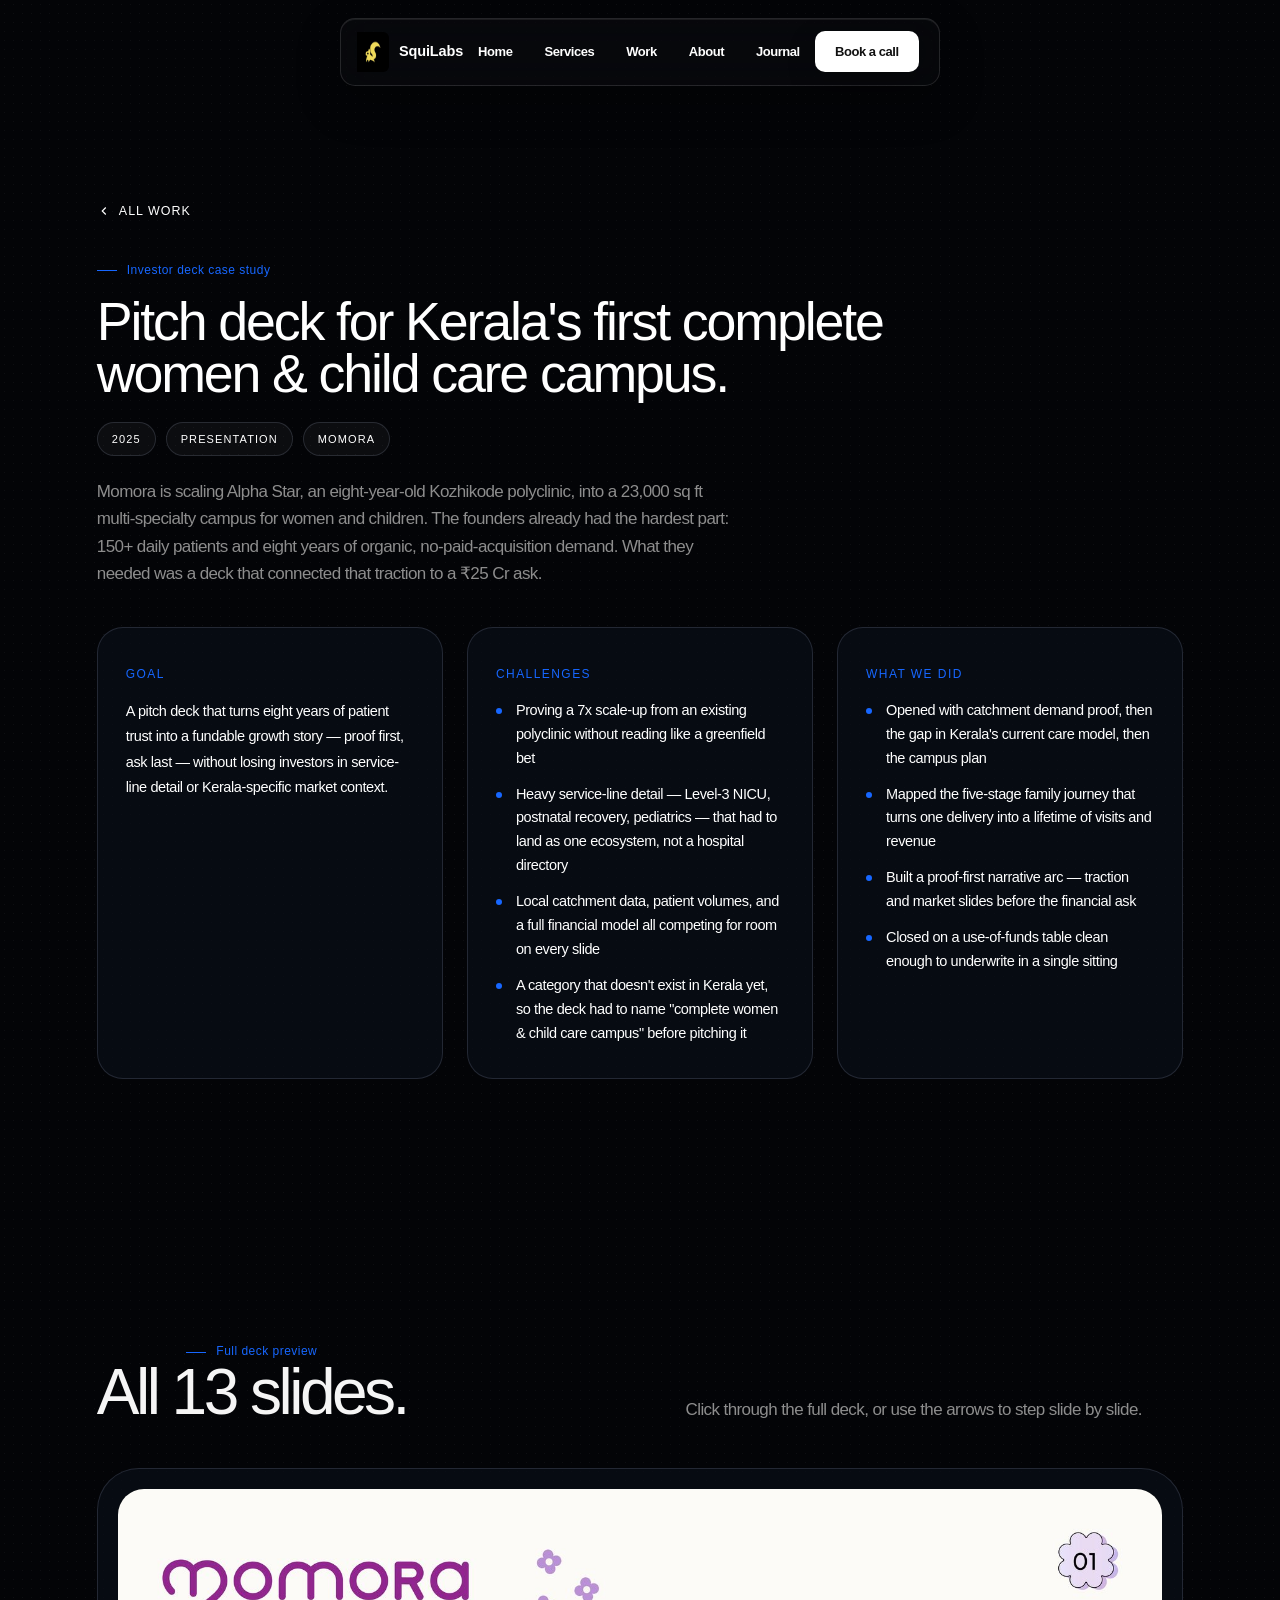
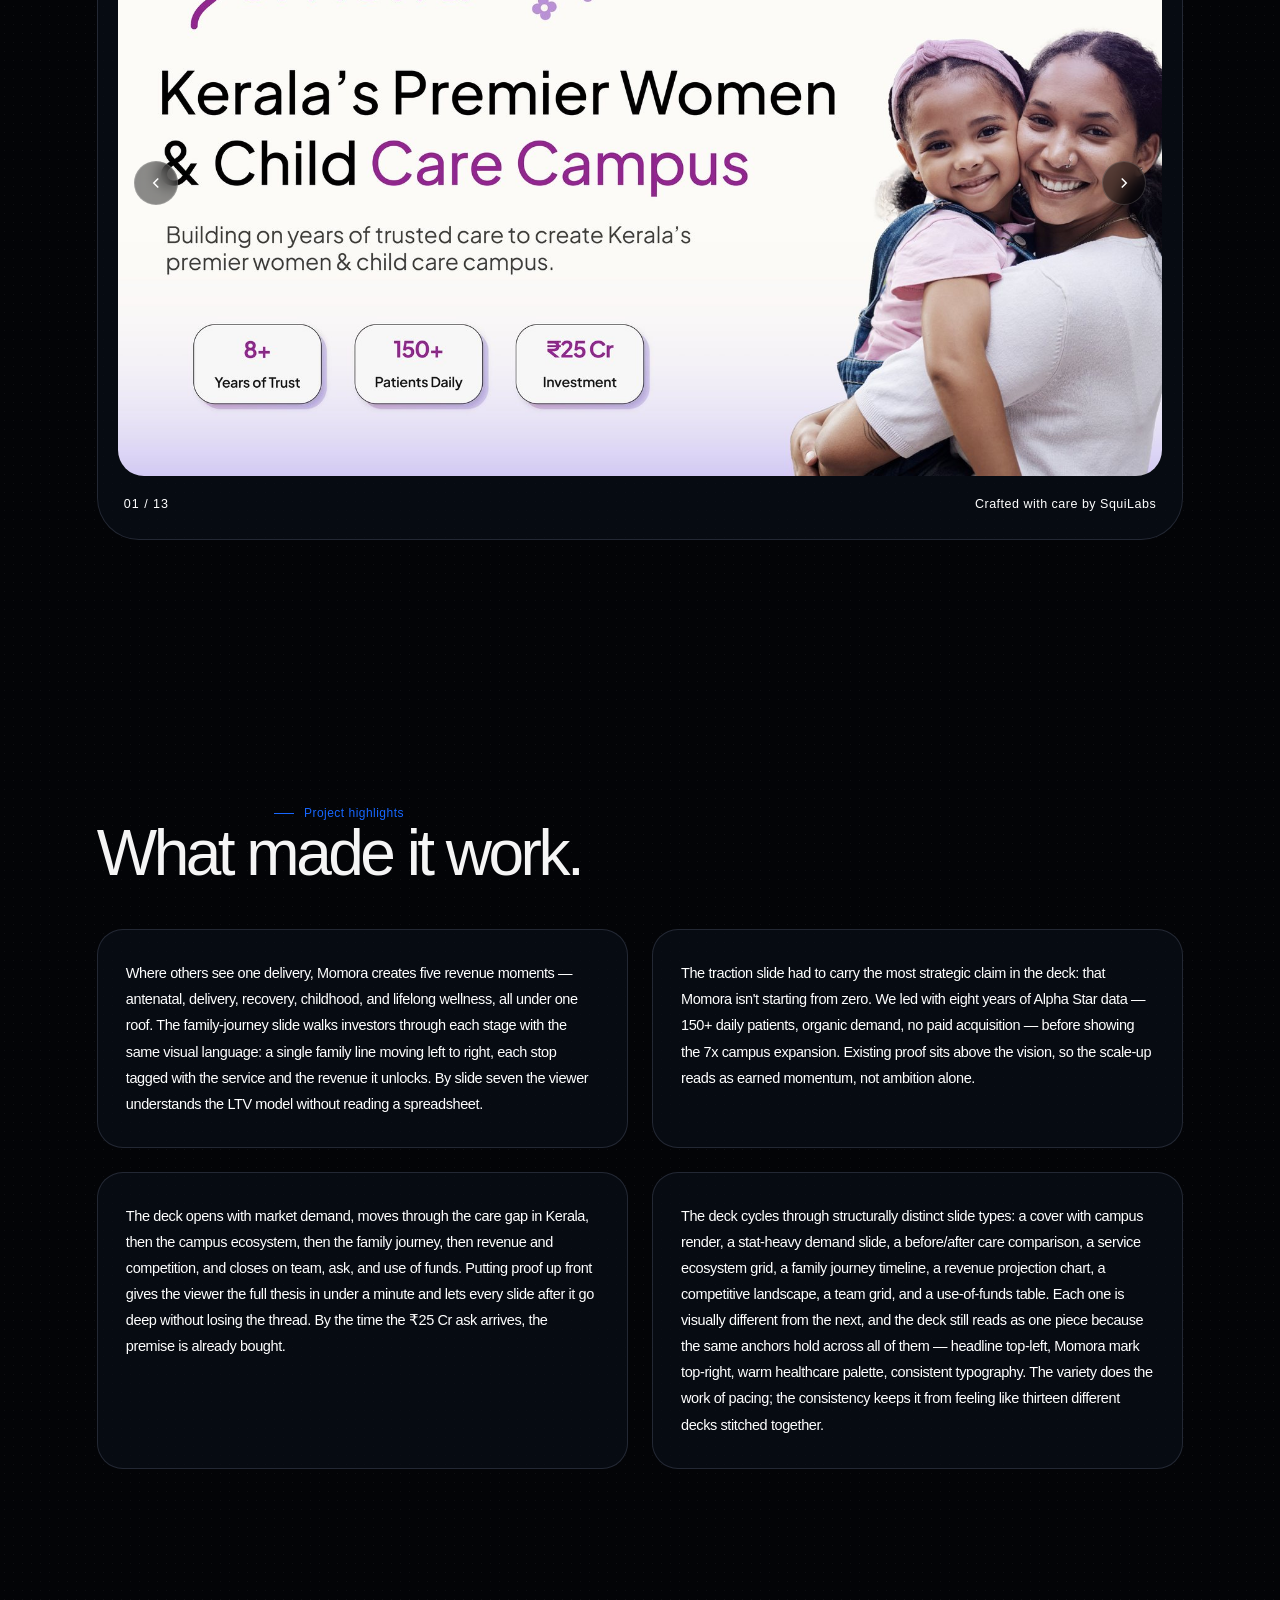
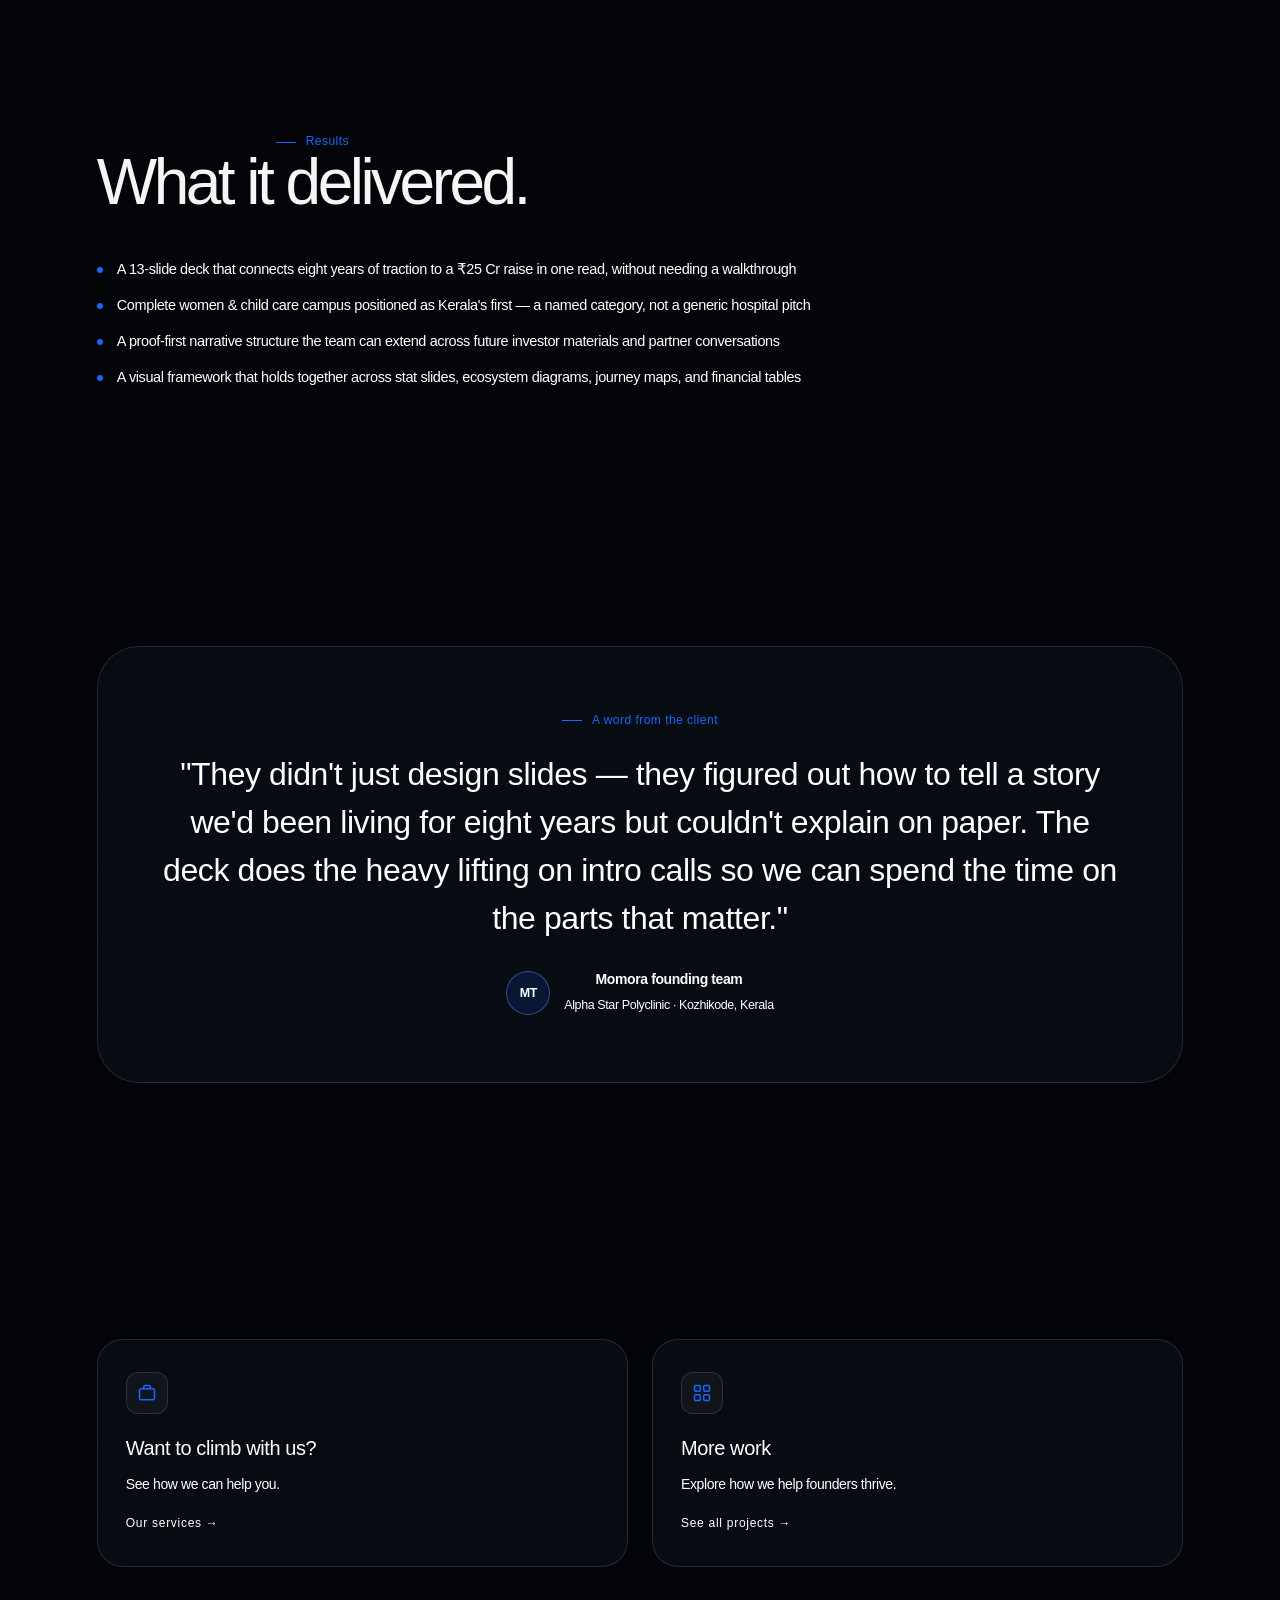
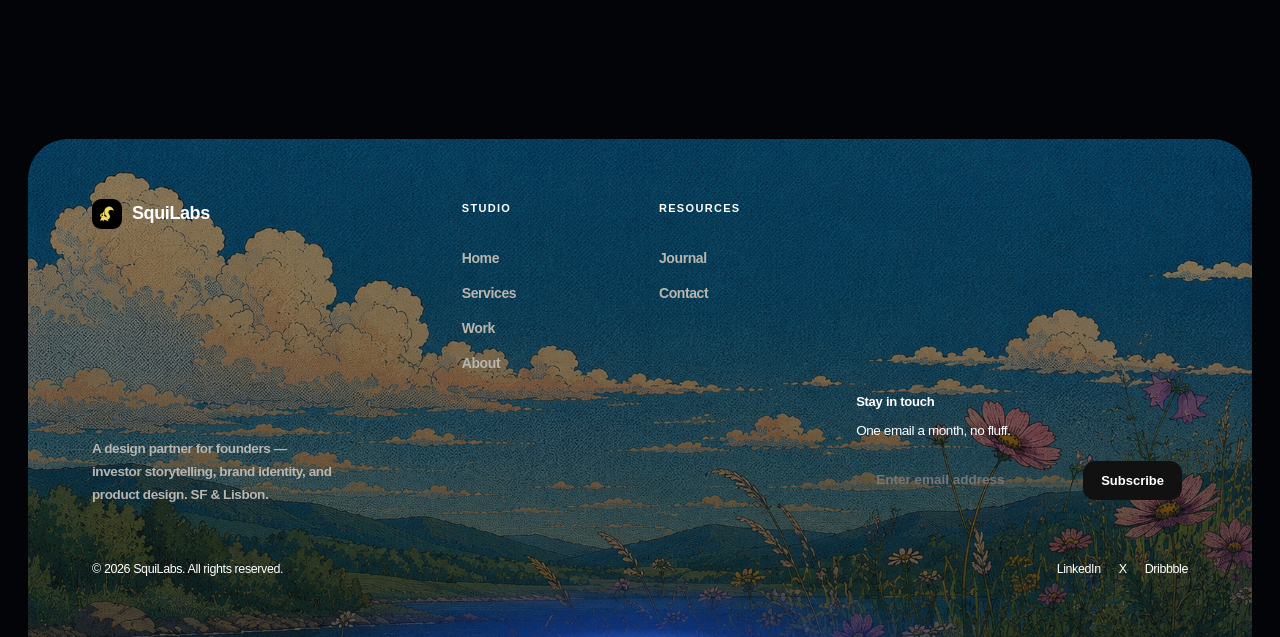
<file: project-momora.html>
<!DOCTYPE html>
<html lang="en">
<head>
<meta charset="UTF-8" />
<meta name="viewport" content="width=device-width, initial-scale=1.0" />
<title>Momora — Investor Deck Case Study — SquiLabs</title>
<meta name="description" content="How SquiLabs turned eight years of patient trust into a 13-slide ₹25 Cr investor deck for Momora, Kerala's first complete women &amp; child care campus." />
<link rel="preconnect" href="https://fonts.googleapis.com">
<link rel="preconnect" href="https://fonts.gstatic.com" crossorigin>
<link href="https://fonts.googleapis.com/css2?family=Fraunces:ital,opsz,wght@0,9..144,300..700;1,9..144,400..600&family=Inter:wght@400;500;600;700&family=JetBrains+Mono:wght@400;500;700&display=swap" rel="stylesheet">
<link href="https://api.fontshare.com/v2/css?f[]=satoshi@400,500,600,700&display=swap" rel="stylesheet">
<link href="styles.css" rel="stylesheet">
</head>
<body>

<!-- ================= FLOATING NAV ================= -->
<header class="nav-float" id="navFloat">
  <a href="index.html" class="nav-brand">
    <img src="[data-uri]" alt="SquiLabs logo">
    <span>SquiLabs</span>
  </a>
  <nav class="nav-links">
    <a href="index.html">Home</a>
    <a href="index.html#services">Services</a>
    <a href="index.html#work">Work</a>
    <a href="index.html#about">About</a>
    <a href="blog.html">Journal</a>
  </nav>
  <div class="nav-actions">
    <a href="contact.html" class="btn-gold" data-magnetic>Book a call</a>
    <button class="nav-burger" id="navBurger" aria-label="Open menu">
      <span></span><span></span><span></span>
    </button>
  </div>
</header>

<!-- Mobile full-screen menu -->
<div class="nav-overlay" id="navOverlay">
  <nav>
    <a href="index.html">Home</a>
    <a href="index.html#services">Services</a>
    <a href="index.html#work">Work</a>
    <a href="index.html#about">About</a>
    <a href="blog.html">Journal</a>
    <a href="contact.html">Contact</a>
  </nav>
</div>

<main>

  <!-- ================= CASE HERO ================= -->
  <section class="case-hero-premium">
    <div class="wrap">
      <a href="index.html#work" class="case-back reveal">
        <svg width="14" height="14" viewBox="0 0 24 24" fill="none" stroke="currentColor" stroke-width="2"><path d="M15 18l-6-6 6-6"/></svg>
        All work
      </a>

      <header class="case-header-premium reveal">
        <span class="eyebrow-gold">Investor deck case study</span>
        <h1 class="display-lg">Pitch deck for Kerala's first complete <em>women &amp; child care</em> campus.</h1>
        <div class="case-tags">
          <span class="case-tag mono">2025</span>
          <span class="case-tag mono">Presentation</span>
          <span class="case-tag mono">Momora</span>
        </div>
        <p class="lede-premium">Momora is scaling Alpha Star, an eight-year-old Kozhikode polyclinic, into a 23,000 sq ft multi-specialty campus for women and children. The founders already had the hardest part: 150+ daily patients and eight years of organic, no-paid-acquisition demand. What they needed was a deck that connected that traction to a ₹25&nbsp;Cr ask.</p>
      </header>
    </div>
  </section>

  <!-- ================= GOAL / CHALLENGES / APPROACH ================= -->
  <section class="section-premium case-meta-section">
    <div class="wrap">
      <div class="case-meta-grid">
        <div class="case-block-premium reveal" style="--i:0">
          <span class="case-block-label mono">Goal</span>
          <p>A pitch deck that turns eight years of patient trust into a fundable growth story — proof first, ask last — without losing investors in service-line detail or Kerala-specific market context.</p>
        </div>

        <div class="case-block-premium reveal" style="--i:1">
          <span class="case-block-label mono">Challenges</span>
          <ul class="case-list">
            <li>Proving a 7x scale-up from an existing polyclinic without reading like a greenfield bet</li>
            <li>Heavy service-line detail — Level-3 NICU, postnatal recovery, pediatrics — that had to land as one ecosystem, not a hospital directory</li>
            <li>Local catchment data, patient volumes, and a full financial model all competing for room on every slide</li>
            <li>A category that doesn't exist in Kerala yet, so the deck had to name "complete women &amp; child care campus" before pitching it</li>
          </ul>
        </div>

        <div class="case-block-premium reveal" style="--i:2">
          <span class="case-block-label mono">What we did</span>
          <ul class="case-list">
            <li>Opened with catchment demand proof, then the gap in Kerala's current care model, then the campus plan</li>
            <li>Mapped the five-stage family journey that turns one delivery into a lifetime of visits and revenue</li>
            <li>Built a proof-first narrative arc — traction and market slides before the financial ask</li>
            <li>Closed on a use-of-funds table clean enough to underwrite in a single sitting</li>
          </ul>
        </div>
      </div>
    </div>
  </section>

  <!-- ================= FULL DECK PREVIEW ================= -->
  <section class="section-premium">
    <div class="wrap">
      <div class="section-head-premium reveal">
        <div>
          <span class="eyebrow-gold">Full deck preview</span>
          <h2 class="display-lg">All 13 slides.</h2>
        </div>
        <p class="lede-premium">Click through the full deck, or use the arrows to step slide by slide.</p>
      </div>

      <div class="deck-preview-premium reveal" data-deck-preview aria-label="Full deck preview">
        <div class="deck-preview-stage">
          <div class="deck-preview-loader" data-deck-loader aria-hidden="true">
            <span class="mono">Loading deck…</span>
          </div>

          <button class="deck-preview-nav deck-preview-prev" data-deck-prev aria-label="Previous slide">
            <svg width="18" height="18" viewBox="0 0 24 24" fill="none" stroke="currentColor" stroke-width="2"><path d="M15 18l-6-6 6-6"/></svg>
          </button>

          <figure class="deck-preview-frame">
            <img data-deck-img src="images/projects/momora/slide-01.jpg" alt="Slide 01 — Cover: Kerala's Premier Women & Child Care Campus">
          </figure>

          <button class="deck-preview-nav deck-preview-next" data-deck-next aria-label="Next slide">
            <svg width="18" height="18" viewBox="0 0 24 24" fill="none" stroke="currentColor" stroke-width="2"><path d="M9 18l6-6-6-6"/></svg>
          </button>
        </div>

        <div class="deck-preview-footer">
          <span class="deck-preview-counter mono" data-deck-counter>01 / 13</span>
          <span class="deck-preview-credit mono">Crafted with care by SquiLabs</span>
        </div>

        <!-- Slide data (hidden, read by the deck gallery script) -->
        <div class="deck-preview-data" hidden>
          <img data-slide src="images/projects/momora/slide-01.jpg" alt="Slide 01 — Cover: Kerala's Premier Women & Child Care Campus">
          <img data-slide src="images/projects/momora/slide-02.jpg" alt="Slide 02 — Mothers in Kerala Deserve Better Care">
          <img data-slide src="images/projects/momora/slide-03.jpg" alt="Slide 03 — Demand Is Already at the Door">
          <img data-slide src="images/projects/momora/slide-04.jpg" alt="Slide 04 — We're Not Starting From Zero">
          <img data-slide src="images/projects/momora/slide-05.jpg" alt="Slide 05 — From Polyclinic to Multi Specialty Campus">
          <img data-slide src="images/projects/momora/slide-06.jpg" alt="Slide 06 — Built as a Complete Care Ecosystem">
          <img data-slide src="images/projects/momora/slide-07.jpg" alt="Slide 07 — Follow One Family Through Momora">
          <img data-slide src="images/projects/momora/slide-08.jpg" alt="Slide 08 — An Ecosystem with Multiple Revenue Streams">
          <img data-slide src="images/projects/momora/slide-09.jpg" alt="Slide 09 — A Clear Path to ₹55 Cr Revenue">
          <img data-slide src="images/projects/momora/slide-10.jpg" alt="Slide 10 — The Region's Only Complete Care Option">
          <img data-slide src="images/projects/momora/slide-11.jpg" alt="Slide 11 — Led by the Doctors Families Trust">
          <img data-slide src="images/projects/momora/slide-12.jpg" alt="Slide 12 — Raising ₹25 Cr to Build Kerala's Benchmark in Family Care">
          <img data-slide src="images/projects/momora/slide-13.jpg" alt="Slide 13 — Thank You / Closing & Contact">
        </div>
      </div>
    </div>
  </section>

  <!-- ================= PROJECT HIGHLIGHTS ================= -->
  <section class="section-premium">
    <div class="wrap">
      <div class="section-head-premium reveal">
        <div>
          <span class="eyebrow-gold">Project highlights</span>
          <h2 class="display-lg">What made it work.</h2>
        </div>
      </div>

      <div class="case-highlights-grid">
        <blockquote class="case-highlight-card reveal" style="--i:0">
          <p>Where others see one delivery, Momora creates five revenue moments — antenatal, delivery, recovery, childhood, and lifelong wellness, all under one roof. The family-journey slide walks investors through each stage with the same visual language: a single family line moving left to right, each stop tagged with the service and the revenue it unlocks. By slide seven the viewer understands the LTV model without reading a spreadsheet.</p>
        </blockquote>
        <blockquote class="case-highlight-card reveal" style="--i:1">
          <p>The traction slide had to carry the most strategic claim in the deck: that Momora isn't starting from zero. We led with eight years of Alpha Star data — 150+ daily patients, organic demand, no paid acquisition — before showing the 7x campus expansion. Existing proof sits above the vision, so the scale-up reads as earned momentum, not ambition alone.</p>
        </blockquote>
        <blockquote class="case-highlight-card reveal" style="--i:2">
          <p>The deck opens with market demand, moves through the care gap in Kerala, then the campus ecosystem, then the family journey, then revenue and competition, and closes on team, ask, and use of funds. Putting proof up front gives the viewer the full thesis in under a minute and lets every slide after it go deep without losing the thread. By the time the ₹25&nbsp;Cr ask arrives, the premise is already bought.</p>
        </blockquote>
        <blockquote class="case-highlight-card reveal" style="--i:3">
          <p>The deck cycles through structurally distinct slide types: a cover with campus render, a stat-heavy demand slide, a before/after care comparison, a service ecosystem grid, a family journey timeline, a revenue projection chart, a competitive landscape, a team grid, and a use-of-funds table. Each one is visually different from the next, and the deck still reads as one piece because the same anchors hold across all of them — headline top-left, Momora mark top-right, warm healthcare palette, consistent typography. The variety does the work of pacing; the consistency keeps it from feeling like thirteen different decks stitched together.</p>
        </blockquote>
      </div>
    </div>
  </section>

  <!-- ================= RESULTS ================= -->
  <section class="section-premium case-results-section">
    <div class="wrap">
      <div class="section-head-premium reveal">
        <div>
          <span class="eyebrow-gold">Results</span>
          <h2 class="display-lg">What it delivered.</h2>
        </div>
      </div>
      <ul class="case-list case-list-results reveal">
        <li>A 13-slide deck that connects eight years of traction to a ₹25&nbsp;Cr raise in one read, without needing a walkthrough</li>
        <li>Complete women &amp; child care campus positioned as Kerala's first — a named category, not a generic hospital pitch</li>
        <li>A proof-first narrative structure the team can extend across future investor materials and partner conversations</li>
        <li>A visual framework that holds together across stat slides, ecosystem diagrams, journey maps, and financial tables</li>
      </ul>
    </div>
  </section>

  <!-- ================= TESTIMONIAL ================= -->
  <section class="section-premium">
    <div class="wrap">
      <div class="case-testimonial-premium reveal">
        <span class="eyebrow-gold">A word from the client</span>
        <p class="testimonial-quote-lg">"They didn't just design slides — they figured out how to tell a story we'd been living for eight years but couldn't explain on paper. The deck does the heavy lifting on intro calls so we can spend the time on the parts that matter."</p>
        <div class="testimonial-who-lg">
          <span class="avatar-gold">MT</span>
          <div><strong>Momora founding team</strong><span>Alpha Star Polyclinic · Kozhikode, Kerala</span></div>
        </div>
      </div>
    </div>
  </section>

  <!-- ================= CTA ================= -->
  <section class="section-premium">
    <div class="wrap">
      <div class="case-cta-grid-premium reveal">
        <a href="index.html#services" class="case-cta-card-premium">
          <span class="case-cta-icon" aria-hidden="true">
            <svg viewBox="0 0 24 24" fill="none" stroke="currentColor" stroke-width="1.8"><rect x="3" y="7" width="18" height="13" rx="2"/><path d="M8 7V5a2 2 0 012-2h4a2 2 0 012 2v2"/></svg>
          </span>
          <h3>Want to climb with us?</h3>
          <p>See how we can help you.</p>
          <span class="case-cta-link mono">Our services →</span>
        </a>
        <a href="index.html#work" class="case-cta-card-premium">
          <span class="case-cta-icon" aria-hidden="true">
            <svg viewBox="0 0 24 24" fill="none" stroke="currentColor" stroke-width="1.8"><rect x="3" y="3" width="7" height="7" rx="1.5"/><rect x="14" y="3" width="7" height="7" rx="1.5"/><rect x="3" y="14" width="7" height="7" rx="1.5"/><rect x="14" y="14" width="7" height="7" rx="1.5"/></svg>
          </span>
          <h3>More work</h3>
          <p>Explore how we help founders thrive.</p>
          <span class="case-cta-link mono">See all projects →</span>
        </a>
      </div>
    </div>
  </section>

</main>

<!-- ================= FOOTER ================= -->
<footer class="footer-premium">
  <div class="wrap">
    <div class="footer-premium-top">
      <div class="footer-brand">
        <div class="footer-brand-mark">
          <img src="[data-uri]" alt="SquiLabs logo">
          <span>SquiLabs</span>
        </div>
        <p>A design partner for founders — investor storytelling, brand identity, and product design. SF &amp; Lisbon.</p>
      </div>
      <div class="footer-col">
        <h5>Studio</h5>
        <a href="index.html">Home</a>
        <a href="index.html#services">Services</a>
        <a href="index.html#work">Work</a>
        <a href="index.html#about">About</a>
      </div>
      <div class="footer-col">
        <h5>Resources</h5>
        <a href="blog.html">Journal</a>
        <a href="contact.html">Contact</a>
      </div>
      <div class="footer-newsletter">
        <h5>Stay in touch</h5>
        <p style="font-size:13.5px; color:var(--text-tertiary); margin-bottom:14px;">One email a month, no fluff.</p>
        <form onsubmit="return false;">
          <input type="email" placeholder="Enter email address" aria-label="Email address" required>
          <button type="submit">Subscribe</button>
        </form>
      </div>
    </div>
    <div class="footer-premium-bottom">
      <span>© <span data-year></span> SquiLabs. All rights reserved.</span>
      <div class="footer-social">
        <a href="#">LinkedIn</a>
        <a href="#">X</a>
        <a href="#">Dribbble</a>
      </div>
    </div>
  </div>
</footer>
<script>
/* ==========================================================================
   SQUILABS — project-momora.js (inline)
   Shares the nav/reveal/magnetic behavior from premium-home.js and adds a
   deck gallery slider for the full-deck preview on this case study page.
   ========================================================================== */

document.addEventListener("DOMContentLoaded", () => {
  initNavScroll();
  initMobileNav();
  initReveal();
  initMagnetic();
  initDeckGallery();
  initYear();
});

/* --------------------------------------------------------------------------
   Floating nav: solidify background + shadow once scrolled.
   -------------------------------------------------------------------------- */
function initNavScroll() {
  const nav = document.getElementById("navFloat");
  if (!nav) return;

  const onScroll = () => {
    nav.classList.toggle("is-scrolled", window.scrollY > 40);
  };
  onScroll();
  window.addEventListener("scroll", onScroll, { passive: true });
}

/* --------------------------------------------------------------------------
   Mobile nav overlay.
   -------------------------------------------------------------------------- */
function initMobileNav() {
  const burger = document.getElementById("navBurger");
  const overlay = document.getElementById("navOverlay");
  if (!burger || !overlay) return;

  const links = overlay.querySelectorAll("a");
  links.forEach((link, i) => {
    link.style.transitionDelay = `${i * 60}ms`;
  });

  function open() {
    overlay.classList.add("is-open");
    document.body.classList.add("nav-locked");
  }
  function close() {
    overlay.classList.remove("is-open");
    document.body.classList.remove("nav-locked");
  }

  burger.addEventListener("click", () => {
    overlay.classList.contains("is-open") ? close() : open();
  });
  links.forEach((link) => link.addEventListener("click", close));
  document.addEventListener("keydown", (e) => {
    if (e.key === "Escape") close();
  });
}

/* --------------------------------------------------------------------------
   Fade-up reveal on scroll, staggered via the --i custom property.
   -------------------------------------------------------------------------- */
function initReveal() {
  const items = document.querySelectorAll(".reveal");
  if (!items.length) return;

  if (!("IntersectionObserver" in window)) {
    items.forEach((el) => el.classList.add("is-visible"));
    return;
  }

  const observer = new IntersectionObserver(
    (entries) => {
      entries.forEach((entry) => {
        if (entry.isIntersecting) {
          entry.target.classList.add("is-visible");
          observer.unobserve(entry.target);
        }
      });
    },
    { threshold: 0.12, rootMargin: "0px 0px -40px 0px" }
  );

  items.forEach((el) => observer.observe(el));
}

/* --------------------------------------------------------------------------
   Magnetic buttons.
   -------------------------------------------------------------------------- */
function initMagnetic() {
  const targets = document.querySelectorAll("[data-magnetic]");
  if (!targets.length) return;

  const reduceMotion = window.matchMedia("(prefers-reduced-motion: reduce)").matches;
  const isCoarsePointer = window.matchMedia("(pointer: coarse)").matches;
  if (reduceMotion || isCoarsePointer) return;

  const strength = 0.35;

  targets.forEach((el) => {
    el.addEventListener("mousemove", (e) => {
      const rect = el.getBoundingClientRect();
      const offsetX = e.clientX - (rect.left + rect.width / 2);
      const offsetY = e.clientY - (rect.top + rect.height / 2);
      el.style.transform = `translate(${offsetX * strength}px, ${offsetY * strength}px)`;
    });
    el.addEventListener("mouseleave", () => {
      el.style.transform = "translate(0, 0)";
    });
  });
}

/* --------------------------------------------------------------------------
   Deck gallery: steps through the hidden slide list with prev/next, updates
   the visible frame, the counter, and shows a brief loader while each
   image decodes so large slide exports don't pop in.
   -------------------------------------------------------------------------- */
function initDeckGallery() {
  const root = document.querySelector("[data-deck-preview]");
  if (!root) return;

  const frameImg = root.querySelector("[data-deck-img]");
  const loader = root.querySelector("[data-deck-loader]");
  const counter = root.querySelector("[data-deck-counter]");
  const prevBtn = root.querySelector("[data-deck-prev]");
  const nextBtn = root.querySelector("[data-deck-next]");
  const slides = Array.from(root.querySelectorAll("[data-slide]"));
  if (!frameImg || !slides.length) return;

  let index = 0;

  function pad(n) {
    return String(n).padStart(2, "0");
  }

  function showSlide(i) {
    index = (i + slides.length) % slides.length;
    const slide = slides[index];

    if (loader) loader.classList.add("is-visible");

    const nextImg = new Image();
    nextImg.onload = () => {
      frameImg.src = slide.src;
      frameImg.alt = slide.alt;
      if (loader) loader.classList.remove("is-visible");
    };
    nextImg.onerror = () => {
      if (loader) loader.classList.remove("is-visible");
    };
    nextImg.src = slide.src;

    if (counter) counter.textContent = `${pad(index + 1)} / ${slides.length}`;
  }

  prevBtn?.addEventListener("click", () => showSlide(index - 1));
  nextBtn?.addEventListener("click", () => showSlide(index + 1));

  root.setAttribute("tabindex", "0");
  root.addEventListener("keydown", (e) => {
    if (e.key === "ArrowLeft") showSlide(index - 1);
    if (e.key === "ArrowRight") showSlide(index + 1);
  });

  showSlide(0);
}

/* --------------------------------------------------------------------------
   Footer year
   -------------------------------------------------------------------------- */
function initYear() {
  document.querySelectorAll("[data-year]").forEach((el) => {
    el.textContent = new Date().getFullYear();
  });
}
</script>
</body>
</html>
</file>
<file: styles.css>
/* ==========================================================================
   SQUILABS — Site Stylesheet
   Single consolidated stylesheet for the homepage and inner pages
   (services, project case studies). Organized by component, in the
   order components appear on the homepage; project-page-only rules live
   in "Case study" near the end. All responsive rules are grouped into
   one "Responsive" block at the very end, ordered from widest to
   narrowest breakpoint.
   ========================================================================== */

/* ==========================================================================
   Design tokens
   ========================================================================== */
:root {
  --bg: #030407;
  --bg-raised: #090c14;
  --card: rgba(10,14,24,.74);
  --card-hover: rgba(14,23,47,.9);
  --accent: #1767ff;
  --accent-soft: rgba(23,103,255,.14);
  --accent-glow: rgba(23,103,255,.5);
  --border: rgba(204,220,255,.14);
  --border-strong: rgba(92,148,255,.42);
  --text-primary: #ffffff;
  --text-secondary: #ffffff;
  --text-tertiary: #ffffff;
  --font-display: "cabinet-grotesk", -apple-system, BlinkMacSystemFont, "Segoe UI", sans-serif;
  --font-body: "Satoshi", -apple-system, BlinkMacSystemFont, "Segoe UI", sans-serif;
  --radius-sm: 14px;
  --radius-md: 26px;
  --radius-lg: 42px;
  --ease: cubic-bezier(0.16, 1, 0.3, 1);
  --ease-soft: cubic-bezier(0.22, 1, 0.36, 1);
  --gutter: clamp(24px, 6vw, 96px);
}

/* ==========================================================================
   Reset
   ========================================================================== */
* {
  margin: 0;
  padding: 0;
  box-sizing: border-box;
}
html {
  scroll-behavior: smooth;
  -webkit-font-smoothing: antialiased;
}
body {
  background: var(--bg);
  color: var(--text-primary);
  font-family: var(--font-body);
  font-size: 16px;
  line-height: 1.65;
  overflow-x: hidden;
  font-weight: 500;
  background-color: var(--bg);
  background-image: radial-gradient(rgba(255,255,255,.04) .75px, transparent .75px);
  background-size: 9px 9px;
  letter-spacing: -.025em;
}
img, svg {
  display: block;
  max-width: 100%;
}
a {
  color: inherit;
  text-decoration: none;
}
ul {
  list-style: none;
}
button {
  font: inherit;
  cursor: pointer;
  border: none;
  background: none;
  color: inherit;
}
input {
  font: inherit;
  color: inherit;
}
::selection {
  background: var(--accent);
  color: #0a0a0a;
}
a:focus-visible, button:focus-visible, input:focus-visible {
  outline: 2px solid var(--accent);
  outline-offset: 3px;
  border-radius: 4px;
}

/* ==========================================================================
   Typography
   ========================================================================== */
.display-xl {
  font-family: var(--font-display);
  font-optical-sizing: auto;
  font-weight: 400;
  font-size: clamp(54px, 7vw, 104px);
  line-height: .94;
  letter-spacing: -0.015em;
  color: var(--text-primary);
}
.display-lg {
  font-family: var(--font-display);
  font-optical-sizing: auto;
  font-weight: 400;
  font-size: clamp(38px, 4.2vw, 58px);
  line-height: .98;
  letter-spacing: -0.01em;
  color: var(--text-primary);
}
.display-md {
  font-family: var(--font-display);
  font-weight: 400;
  font-size: clamp(24px, 2.6vw, 32px);
  line-height: 1.2;
  color: var(--text-primary);
}
em {
  font-style: normal;
  color: inherit;
  font-weight: inherit;
}
.eyebrow-gold {
  display: inline-flex;
  align-items: center;
  gap: 10px;
  font-family: var(--font-body);
  font-size: 12px;
  letter-spacing: .04em;
  text-transform: none;
  color: var(--accent);
  font-weight: 400;
}
.eyebrow-gold::before {
  content: "";
  width: 20px;
  height: 1px;
  background: var(--accent);
}
.lede-premium {
  font-size: clamp(16px, 1.4vw, 19px);
  color: #9e9c96;
  max-width: 52ch;
  line-height: 1.7;
  font-weight: 400;
}
.mono {
  font-family: var(--font-mono);
}
.display-xl, .display-lg, .display-md {
  font-family: var(--font-display);
  font-weight: 400;
  letter-spacing: -0.04em;

}
.section-head-premium .lede-premium {
  width: 100%;
  max-width: 57ch;
}

/* ==========================================================================
   Layout helpers
   ========================================================================== */
.wrap {
  max-width: 1240px;
  margin: 0 auto;
  padding: 0 var(--gutter);
}
.section-premium {
  padding: clamp(82px, 10vw, 136px) 0;
  position: relative;
}
.section-head-premium {
  display: flex;
  justify-content: center;
  align-items: flex-end;
  gap: 32px;
  margin-bottom: 48px;
  flex-wrap: wrap;
  text-align: center;
}
.section-head-premium .display-lg {
  margin-top: 14px;
}
.reveal {
  opacity: 0;
  transform: translateY(26px);
  transition: opacity 0.9s var(--ease-soft), transform 0.9s var(--ease-soft);
  transition-delay: calc(var(--i, 0) * 90ms);
}
.reveal.is-visible {
  opacity: 1;
  transform: translateY(0);
}

/* ==========================================================================
   Floating navigation
   ========================================================================== */
.nav-float {
  position: fixed;
  top: 18px;
  left: 50%;
  transform: translateX(-50%);
  width: calc(100% - 28px);
  height: 68px;
  display: flex;
  align-items: center;
  justify-content: space-between;
  padding: 8px 8px 8px 8px;
  border-radius: 15px;
  background: rgba(18, 18, 20, 0.38);
  backdrop-filter: blur(22px) saturate(160%);
  -webkit-backdrop-filter: blur(22px) saturate(160%);
  border: 1px solid rgba(255, 255, 255, 0.10);
  box-shadow: inset 0 1px 0 rgba(255, 255, 255, 0.08),
    0 16px 44px rgba(0, 0, 0, 0.32);
  z-index: 1000;
  min-height: 62px;
  border-color: rgba(255,255,255,.12);
  max-width: 600px;
  transition: background 0.4s var(--ease), border-color 0.4s var(--ease), box-shadow 0.4s var(--ease), width 0.4s var(--ease), padding 0.4s var(--ease);
}
.nav-float.is-scrolled {
  background: rgba(14, 14, 15, 0.58);
  border-color: rgba(255, 255, 255, 0.14);
  box-shadow: inset 0 1px 0 rgba(255, 255, 255, 0.08),
    0 18px 48px rgba(0, 0, 0, 0.4);
}
.nav-brand {
  display: flex;
  align-items: center;
  gap: 10px;
  flex-shrink: 0;
}
.nav-brand img {
  width: 40px;
  height: 40px;
  border-radius: 6px;
  padding-left: 8px;
}
.nav-brand span {
  font-family: var(--font-display);
  font-size: 14.5px;
  font-weight: 600;
  color: var(--text-primary);
  letter-spacing: -0.01em;
}
.nav-links {
  display: flex;
  align-items: center;
  gap: 2px;
}
.nav-links a {
  padding: 9px 15px;
  border-radius: 25px;
  font-size: 13px;
  color: var(--text-secondary);
  transition: color 0.25s var(--ease), background 0.25s var(--ease);
  font-weight: 500;
  position: relative;
  background: transparent;
}
.nav-links a:hover {
  color: #fff;
  background: rgba(40, 40, 42, 0.65);
}
.nav-actions {
  display: flex;
  align-items: left;
  gap: 2px;
  flex-shrink: 0;
  padding-right: 15px;
}
.nav-burger {
  display: none;
  width: 40px;
  height: 40px;
  border-radius: 15%;
  border: 1px solid rgba(255, 255, 255, 0.16);
  align-items: center;
  justify-content: center;
  flex-direction: column;
  gap: 2px;
  background: rgba(255, 255, 255, 0.03);
  flex-shrink: 0;
  transition: background 0.25s var(--ease), border-color 0.25s var(--ease);
}
.nav-burger span {
  width: 15px;
  height: 1.4px;
  background: var(--text-primary);
  border-radius: 2px;
  transition: transform 0.3s var(--ease), opacity 0.3s var(--ease);
}
.nav-overlay {
  position: fixed;
  inset: 0;
  z-index: 190;
  background: rgba(8, 8, 9, 0.85);
  backdrop-filter: blur(24px) saturate(160%);
  display: flex;
  align-items: center;
  justify-content: center;
  opacity: 0;
  visibility: hidden;
  transition: opacity 0.4s var(--ease), visibility 0.4s var(--ease);
  -webkit-backdrop-filter: blur(24px) saturate(160%);
}
.nav-overlay.is-open {
  opacity: 1;
  visibility: visible;
}
.nav-overlay nav {
  display: flex;
  flex-direction: column;
  align-items: center;
  gap: 22px;
}
.nav-overlay a {
  font-family: var(--font-display);
  font-size: clamp(30px, 8vw, 44px);
  color: var(--text-primary);
  opacity: 0;
  transform: translateY(16px);
  transition: opacity 0.5s var(--ease-soft), transform 0.5s var(--ease-soft), color 0.25s;
}
.nav-overlay.is-open a {
  opacity: 1;
  transform: translateY(0);
}
.nav-overlay a:hover {
  color: #fff;
}
body.nav-locked {
  overflow: hidden;
}
.nav-actions .btn-gold {
  padding: 10px 20px;
  font-size: 13px;
  border-radius: 10px;
}
.nav-links a.is-active {
  color: #fff;
  background: rgba(255,255,255,.1);
}
.nav-links a, .nav-actions .btn-gold, .btn-gold, .btn-outline {
  font-family: var(--font-body);
  font-weight: 600;
  letter-spacing: -.035em;
}
.nav-links a:hover, .footer-col a:hover, .footer-social a:hover, .marquee-track span:hover {
  color: #fff;
  transform: scale(1.04);
}
.nav-burger:hover {
  background: rgba(40, 40, 42, 0.7);
  border-color: rgba(255, 255, 255, 0.28);
}

/* ==========================================================================
   Buttons
   ========================================================================== */
.btn-gold, .btn-outline {
  position: relative;
  display: inline-flex;
  align-items: center;
  justify-content: center;
  gap: 8px;
  padding: 15px 25px;
  border-radius: 14px;
  font-size: 14.5px;
  font-weight: 750;
  white-space: nowrap;
  transition: transform 0.3s var(--ease), box-shadow 0.3s var(--ease), border-color 0.3s, color 0.3s;
}
.btn-gold {
  background: #fff;
  color: #111;
  box-shadow: 0 10px 28px rgba(0,0,0,.22);
}
.btn-gold:hover {
  box-shadow: 0 13px 30px rgba(0,0,0,.28);
  background: #fff;
  color: #111;
  filter: brightness(1.04);
}
.btn-outline {
  border: 1px solid var(--border-strong);
  color: #fff;
  background: rgba(255,255,255,.03);
  border-color: rgba(255,255,255,.28);
  backdrop-filter: blur(12px);
}
.btn-outline:hover {
  border-color: rgba(255,255,255,.55);
  color: #fff;
  background: rgba(255,255,255,.1);
  transform: scale(1.035);
}
[data-magnetic] {
  will-change: transform;
}

/* ==========================================================================
   Hero
   ========================================================================== */
.hero-premium {
  position: relative;
  min-height: min(850px, 100vh);
  display: flex;
  flex-direction: column;
  align-items: center;
  justify-content: center;
  text-align: center;
  padding: 170px var(--gutter) 106px;
  overflow: hidden;

  background:
    radial-gradient(
      55% 34% at 50% 106%,
      rgba(220,235,255,.95) 0%,
      rgba(46,112,255,.83) 9%,
      rgba(13,54,169,.55) 23%,
      transparent 55%
    ),
    linear-gradient(
      rgba(5,5,5,.35),
      rgba(9,11,17,.55)
    ),
    url("../images/hero image.jpg");

  background-size: cover;
  background-position: center;
  background-repeat: no-repeat;

  margin: 0 20px;
  border-top: 0;
  border-radius: 0 0 64px 64px;

  box-shadow:
    inset 0 -1px 0 rgba(255,255,255,.13),
    0 28px 80px rgba(0,0,0,.34);

  font-family: Plus Jakarta Sans, -apple-system, BlinkMacSystemFont, "Segoe UI", sans-serif;
}

.hero-premium::before {
  content: "";
  position: absolute;
  inset: 0;
  background: rgba(0, 0, 0, 0.4);
  z-index: 0;
}

.hero-glow {
  position: absolute;
  top: auto;
  left: 50%;
  width: 960px;
  height: 520px;
  transform: translate(-50%, 0);
  background: radial-gradient(circle, rgba(31,102,255,.1), transparent 65%);
  filter: blur(10px);
  pointer-events: none;
  z-index: 0;
  bottom: -42%;
}
.hero-mouse-glow {
  position: absolute;
  top: 0;
  left: 0;
  width: 520px;
  height: 520px;
  border-radius: 50%;
  background: radial-gradient(circle, rgba(200, 168, 106, 0.16) 0%, transparent 70%);
  transform: translate(calc(var(--mx, 50%) - 50%), calc(var(--my, 50%) - 50%));
  pointer-events: none;
  z-index: 0;
  opacity: 0;
  transition: opacity 0.6s var(--ease);
  display: none;
}
.hero-premium:hover .hero-mouse-glow {
  opacity: 1;
}

.hero-premium-inner {
  position: relative;
  z-index: 2;
  display: flex;
  flex-direction: column;
  align-items: center;
  max-width: 1200px;
}
.hero-premium-inner .eyebrow-gold {
  margin-bottom: 22px;
  color: var(--accent);
  font-weight: 700;
  font-family: noto sans, sans-serif;
}

.hero-premium-inner .display-xl {
  max-width: 40ch;
  font-size: clamp(48px, 6vw, 88px);
  font-family: plus jakarta sans, -apple-system, BlinkMacSystemFont, "Segoe UI", sans-serif;
  font-weight: 400;
  line-height: 1.2;
  letter-spacing: -0.04em;
  color: #FFE29A;
}

.hero-sub {
  margin-top: 26px;
  font-size: clamp(16px, 1.6vw, 19px);
  color: rgba(255, 255, 255, 0.9);
  max-width: 55ch;
  line-height: 1.7;
  font-weight: 600;
  font-family: noto sans, sans-serif;
}

.hero-cta {
  margin-top: 40px;
  display: flex;
  gap: 14px;
  flex-wrap: wrap;
  justify-content: center;
}

.hero-scroll-cue {
  position: absolute;
  bottom: 40px;
  left: 50%;
  transform: translateX(-50%);
  display: none;
  flex-direction: column;
  align-items: center;
  gap: 10px;
  font-family: var(--font-mono);
  font-size: 11px;
  letter-spacing: 0.14em;
  text-transform: uppercase;
  color: var(--text-tertiary);
  z-index: 2;
}
.hero-scroll-cue span {
  width: 1px;
  height: 34px;
  background: linear-gradient(var(--accent), transparent);
  animation: scrollCue 2.2s ease-in-out infinite;
}
.hero-sub, .lede-premium {
  font-family: var(--font-body);
  font-weight: 500;
  letter-spacing: -.035em;
}
.hero-sub, .lede-premium, .proof-label, .marquee-track span, .service-card-premium p, .process-step p, .why-card p, .footer-brand p, .footer-col a, .footer-col h5, .footer-premium-bottom, .testimonial-who-lg span, .footer-social a {
  color: #7d7c7c;
}
@keyframes deckFloat {
  0%,
  100% {
  translate: 0 0;
  }
  50% {
  translate: 0 -10px;
  }
}
@keyframes scrollCue {
  0% {
  opacity: 0.2;
  transform: scaleY(0.4);
  transform-origin: top;
  }
  50% {
  opacity: 1;
  transform: scaleY(1);
  }
  100% {
  opacity: 0.2;
  transform: scaleY(0.4);
  transform-origin: bottom;
  }
}

/* ==========================================================================
   Proof marquee
   ========================================================================== */
.proof-strip {
  padding: 38px 0;
  border-top: 1px solid var(--border);
  border-bottom: 1px solid var(--border);
  margin-top: 32px;
  border-color: rgba(255,255,255,.1);
  background: rgba(3,3,3,.58);
}
.proof-label {
  text-align: center;
  font-size: 13px;
  letter-spacing: -.03em;
  text-transform: none;
  color: #a09e97;
  margin-bottom: 30px;
  font-family: var(--font-body);
  font-weight: 750;
}
.marquee {
  overflow: hidden;
  mask-image: linear-gradient(90deg, transparent, #000 12%, #000 88%, transparent);
  -webkit-mask-image: linear-gradient(90deg, transparent, #000 12%, #000 88%, transparent);
}
.marquee-track {
  display: flex;
  width: max-content;
  gap: 72px;
  animation: marqueeScroll 34s linear infinite;
}
.marquee:hover .marquee-track {
  animation-play-state: paused;
}
.marquee-track span {
  font-family: var(--font-body);
  font-size: 23px;
  font-weight: 750;
  color: #7e7c76;
  white-space: nowrap;
  transition: color 0.3s;
}
.marquee-track span:hover {
  color: var(--accent);
}
@keyframes marqueeScroll {
  from {
  transform: translateX(0);
  }
  to {
  transform: translateX(-50%);
  }
}

/* ==========================================================================
   Services
   ========================================================================== */
/* ================================
   SERVICES SECTION
================================ */

#services {
  position: relative;
  padding: 80px 0 100px;
  background: #050505;
  color: #f5f5f5;
}

#services .wrap {
  width: min(100% - 48px, 1640px);
  margin: 0 auto;
}


/* ================================
   SECTION HEADER
================================ */

.section-head-premium {
  display: flex;
  justify-content: space-between;
  align-items: flex-end;
  gap: 60px;
  margin-bottom: 45px;
}

.section-head-premium .display-lg {
  margin: 0;
  color: #f5f5f5;
  font-size: clamp(42px, 5vw, 76px);
  line-height: 0.95;
  letter-spacing: -0.055em;
}

.lede-premium {
  max-width: 520px;
  margin: 0;
  color: #8d8d8d;
  font-size: 17px;
  line-height: 1.6;
}


/* ================================
   SERVICES GRID
================================ */

.services-grid {
  display: grid;
  grid-template-columns: repeat(3, minmax(0, 1fr));
  gap: 18px;
  align-items: stretch;
}


/* ================================
   SERVICE CARD
================================ */

.service-card-premium {
  position: relative;
  display: flex;
  flex-direction: column;

  min-width: 0;
  min-height: 580px;

  padding: 18px;

  background: #0b0b0b;

  border: 1px solid #272727;
  border-radius: 22px;

  overflow: hidden;

  box-sizing: border-box;

  transition:
    transform 0.35s ease,
    border-color 0.35s ease,
    background 0.35s ease;
}


/* subtle hover */

.service-card-premium:hover {
  transform: translateY(-4px);
  border-color: #3a3a3a;
  background: #0d0d0d;
}


/* ================================
   IMAGE
================================ */

.service-image {
  position: relative;

  width: 100%;
  height: 220px;

  margin-bottom: 18px;

  overflow: hidden;

  border-radius: 12px;

  background: #111;
}

.service-image img {
  display: block;

  width: 100%;
  height: 100%;

  object-fit: cover;

  transition: transform 0.6s cubic-bezier(.2,.7,.2,1);
}

.service-card-premium:hover .service-image img {
  transform: scale(1.035);
}


/* ================================
   CARD HEADER
================================ */

.service-card-header {
  display: flex;
  align-items: center;
  justify-content: space-between;

  width: 100%;

  margin-bottom: 16px;
}


/* ================================
   TAG
================================ */

.service-tag {
  display: inline-flex;
  align-items: center;
  justify-content: center;

  min-height: 39px;

  padding: 0 15px;

  border: 1px solid #383838;
  border-radius: 12px;

  background: #191919;

  color: #cfcfcf;

  font-size: 15px;
  font-weight: 700;
  letter-spacing: 0.12em;

  line-height: 1;

  box-sizing: border-box;
}


/* ================================
   ARROW
================================ */

.service-arrow {
  display: flex;
  align-items: center;
  justify-content: center;

  width: 43px;
  height: 43px;

  border: 1px solid #363636;
  border-radius: 50%;

  color: #bdbdbd;

  text-decoration: none;

  font-size: 22px;
  font-weight: 300;

  transition:
    background 0.3s ease,
    color 0.3s ease,
    border-color 0.3s ease,
    transform 0.3s ease;
}

.service-arrow:hover {
  background: #1d1d1d;
  color: #fff;
  border-color: #555;
  transform: rotate(45deg);
}


/* ================================
   CARD TITLE
================================ */

.service-card-premium h3 {
  margin: 0 0 14px;

  color: #f2f2f2;

  font-size: clamp(30px, 2.3vw, 39px);
  font-weight: 500;

  line-height: 1.05;
  letter-spacing: -0.045em;
}


/* ================================
   DESCRIPTION
================================ */

.service-card-premium > p {
  margin: 0;

  max-width: 480px;

  color: #969696;

  font-size: 15px;
  font-weight: 500;

  line-height: 1.5;
  letter-spacing: -0.01em;
}


/* ================================
   BULLET LIST
================================ */

.service-list {
  display: flex;
  flex-direction: column;

  gap: 10px;

  margin: auto 0 0;
  padding: 22px 0 0;

  list-style: none;
}

.service-list li {
  position: relative;

  padding-left: 15px;

  color: #a7a7a7;

  font-size: 16px;
  font-weight: 500;

  line-height: 1.4;
}

.service-list li::before {
  content: "";

  position: absolute;

  left: 0;
  top: 0.62em;

  width: 5px;
  height: 5px;

  border-radius: 50%;

  background: #8d8d8d;
}


/* ================================
   RESPONSIVE
================================ */

@media (max-width: 1100px) {

  #services .wrap {
    width: min(100% - 32px, 1000px);
  }

  .services-grid {
    gap: 18px;
  }

  .service-card-premium {
    padding: 18px;
    min-height: 620px;
  }

  .service-image {
    height: 220px;
  }

  .service-card-premium h3 {
    font-size: 30px;
  }

  .service-card-premium > p {
    font-size: 15px;
  }

}


@media (max-width: 800px) {

  .section-head-premium {
    flex-direction: column;
    align-items: flex-start;
    gap: 20px;
  }

  .services-grid {
    grid-template-columns: 1fr;
  }

  .service-card-premium {
    min-height: auto;
  }

  .service-image {
    height: 300px;
  }

  .service-list {
    margin-top: 25px;
  }

}


@media (max-width: 500px) {

  #services {
    padding: 60px 0 70px;
  }

  #services .wrap {
    width: calc(100% - 24px);
  }

  .service-card-premium {
    padding: 14px;
    border-radius: 18px;
  }

  .service-image {
    height: 220px;
    border-radius: 12px;
    margin-bottom: 18px;
  }

  .service-tag {
    min-height: 36px;
    padding: 0 12px;
    font-size: 12px;
  }

  .service-arrow {
    width: 39px;
    height: 39px;
    font-size: 19px;
  }

  .service-card-premium h3 {
    font-size: 28px;
    margin-bottom: 15px;
  }

  .service-card-premium > p {
    font-size: 15px;
  }

}
/* ==========================================================================
   Featured work
   ========================================================================== */
.work-filter-bar {
  display: flex;
  flex-wrap: wrap;
  gap: 10px;
  margin-bottom: 40px;
}
.work-filter-btn {
  font-family: var(--font-mono);
  font-size: 12px;
  letter-spacing: 0.06em;
  text-transform: uppercase;
  color: var(--text-secondary);
  background: rgba(255, 255, 255, 0.03);
  border: 1px solid var(--border);
  border-radius: 999px;
  padding: 10px 18px;
  cursor: pointer;
  transition: color 0.3s var(--ease), background 0.3s var(--ease), border-color 0.3s var(--ease);
}
.work-filter-btn:hover {
  color: #fff;
  border-color: rgba(255, 255, 255, 0.32);
}
.work-filter-btn.is-active {
  color: #111;
  background: #fff;
  border-color: #fff;
}
.work-grid {
  display: grid;
  grid-template-columns: repeat(4, 1fr);
  gap: 14px;
}
.work-card {
  position: relative;
  display: flex;
  flex-direction: column;
  overflow: hidden;
  text-decoration: none;
  color: inherit;
  background: var(--card);
  border: 1px solid var(--border);
  border-radius: var(--radius-sm);
  transition: transform 0.4s var(--ease), border-color 0.4s var(--ease), background 0.4s var(--ease);
}
.work-card:hover {
  transform: translateY(-8px);
  border-color: rgba(255, 255, 255, 0.3);
  background: var(--card-hover);
}
.work-card.is-hidden {
  display: none;
}
.work-card-media {
  overflow: hidden;
  aspect-ratio: 16 / 10;
  background: rgba(255, 255, 255, 0.03);
}
.work-card-media img {
  width: 100%;
  height: 100%;
  object-fit: cover;
  transition: transform 0.6s ease;
}
.work-card:hover .work-card-media img {
  transform: scale(1.06);
}
.work-card-body {
  padding: 14px 14px 16px;
}
.work-tag {
  display: inline-flex;
  align-items: center;
  width: fit-content;
  padding: 4px 10px;
  border-radius: 999px;
  background: rgba(255, 255, 255, 0.04);
  border: 1px solid var(--border);
  color: #fff;
  font-family: var(--font-mono);
  font-size: 8.5px;
  font-weight: 600;
  letter-spacing: 0.1em;
  text-transform: uppercase;
}
.work-card h3 {
  font-family: var(--font-display);
  font-weight: 500;
  font-size: 15px;
  margin-top: 10px;
  color: var(--text-primary);
}
.work-card p {
  margin-top: 6px;
  font-size: 11.5px;
  color: var(--text-secondary);
  line-height: 1.5;
  display: -webkit-box;
  -webkit-line-clamp: 2;
  -webkit-box-orient: vertical;
  overflow: hidden;
}
.work-link {
  display: inline-flex;
  align-items: center;
  gap: 6px;
  margin-top: 10px;
  font-size: 10px;
  font-weight: 600;
  letter-spacing: 0.03em;
  color: var(--text-primary);
  transition: transform 0.35s ease, color 0.35s ease;
}
.work-card:hover .work-link {
  transform: translateX(4px);
  color: #fff;
}
.work-empty {
  text-align: center;
  color: var(--text-secondary);
  font-size: 14px;
  padding: 40px 0 8px;
}

/* ==========================================================================
   Process
   ========================================================================== */
.process-steps {
  display: grid;
  grid-template-columns: repeat(4, 1fr);
  gap: 1px;
  background: var(--border);
  border: 1px solid var(--border);
  border-radius: var(--radius-md);
  overflow: hidden;
}
.process-step {
  background: rgba(4,4,4,.55);
  padding: 36px 30px;
}
.process-num {
  font-size: 12px;
  color: var(--accent);
  letter-spacing: 0.1em;
}
.process-step h4 {
  font-family: var(--font-display);
  font-weight: 500;
  font-size: 19px;
  margin: 16px 0 10px;
  color: var(--text-primary);
}
.process-step p {
  font-size: 13.5px;
  color: var(--text-secondary);
  line-height: 1.65;
}

/* ==========================================================================
   Why choose us
   ========================================================================== */
.why-grid {
  display: grid;
  grid-template-columns: repeat(4, 1fr);
  gap: 24px;
}
.why-card {
  padding: 8px 4px;
}
.why-card svg {
  width: 26px;
  height: 26px;
  color: var(--accent);
  margin-bottom: 22px;
}
.why-card h4 {
  font-family: var(--font-display);
  font-weight: 500;
  font-size: 19px;
  color: var(--text-primary);
}
.why-card p {
  margin-top: 12px;
  font-size: 14px;
  color: var(--text-secondary);
  line-height: 1.7;
}

/* ==========================================================================
   Testimonial rotator
   ========================================================================== */
.testimonial-rotator {
  position: relative;
  max-width: 760px;
  margin: 0 auto;
  text-align: center;
  min-height: 260px;
}
.testimonial-slide {
  position: absolute;
  inset: 0;
  opacity: 0;
  visibility: hidden;
  transform: translateY(10px);
  transition: opacity 0.6s var(--ease-soft), transform 0.6s var(--ease-soft), visibility 0.6s;
}
.testimonial-slide.is-active {
  opacity: 1;
  visibility: visible;
  transform: translateY(0);
  position: relative;
}
.testimonial-quote-lg {
  font-family: var(--font-display);
  font-weight: 460;
  font-size: clamp(22px, 3vw, 32px);
  line-height: 1.5;
  color: var(--text-primary);
}
.testimonial-who-lg {
  margin-top: 30px;
  display: flex;
  align-items: center;
  justify-content: center;
  gap: 14px;
}
.avatar-gold {
  width: 44px;
  height: 44px;
  border-radius: 50%;
  background: var(--accent-soft);
  border: 1px solid var(--border-strong);
  color: var(--accent);
  display: flex;
  align-items: center;
  justify-content: center;
  font-family: var(--font-mono);
  font-size: 12.5px;
  font-weight: 700;
  flex-shrink: 0;
}
.testimonial-who-lg strong {
  display: block;
  font-size: 14px;
  color: var(--text-primary);
  font-weight: 600;
}
.testimonial-who-lg span {
  font-size: 12.5px;
  color: var(--text-tertiary);
}
.testimonial-dots {
  display: flex;
  justify-content: center;
  gap: 8px;
  margin-top: 44px;
}
.testimonial-dots button {
  width: 7px;
  height: 7px;
  border-radius: 50%;
  background: var(--border-strong);
  transition: background 0.3s, transform 0.3s;
}
.testimonial-dots button.is-active {
  background: #fff;
  transform: scale(1.3);
}

/* ==========================================================================
   CTA panel
   ========================================================================== */
.cta-premium-panel {
  position: relative;
  border-radius: var(--radius-lg);
  border: 1px solid var(--border);
  background: radial-gradient(55% 54% at 50% 110%, rgba(220,235,255,.92) 0%, rgba(31,102,255,.76) 12%, rgba(12,52,161,.48) 32%, transparent 64%), linear-gradient(180deg, rgba(12,14,21,.98), rgba(6,8,14,.98));
  padding: clamp(56px, 8vw, 100px) clamp(24px, 6vw, 60px);
  text-align: center;
  display: flex;
  flex-direction: column;
  align-items: center;
  overflow: hidden;
  min-height: 440px;
  justify-content: center;
}
.cta-premium-panel .display-lg {
  margin-top: 16px;
  max-width: 13ch;
}
.cta-premium-panel .btn-gold {
  margin-top: 36px;
}

/* ==========================================================================
   Footer
   ========================================================================== */
.footer-premium {
  padding-top: 0;
  background: linear-gradient(90deg, #050507 0%, #050507 34%, #1a1b20 34%, #111214 100%);
  margin: 44px auto 0;
  border-radius: 40px 40px 0 0;
  overflow: hidden;
  position: relative;
  border-bottom: 0;
  width: calc(100% - 56px);
  max-width: 1832px;
    background:
    radial-gradient(
      55% 34% at 50% 106%,
      rgba(220,235,255,.95) 0%,
      rgba(46,112,255,.83) 9%,
      rgba(13,54,169,.55) 23%,
      transparent 55%
    ),
    linear-gradient(
      rgba(5,5,5,.35),
      rgba(9,11,17,.55)
    ),
    url("../images/footer.png");

  background-size: cover;
  background-position: center;
  background-repeat: no-repeat;
}
.footer-premium-top {
  display: grid;
  grid-template-columns: minmax(220px, 1.2fr) minmax(120px, .55fr) minmax(120px, .55fr) minmax(280px, 1.25fr);
  gap: clamp(28px, 4vw, 76px);
  padding-bottom: 56px;
  padding: 60px clamp(48px,5vw,76px) 52px;
  position: relative;
  overflow: hidden;
  min-height: 420px;
  align-items: start;
}
.footer-brand {
  display: flex;
  flex-direction: column;
  gap: 16px;
  min-width: 0;
  height: 100%;
  justify-content: space-between;
}
.footer-brand-mark {
  display: flex;
  align-items: center;
  gap: 10px;
}
.footer-brand-mark img {
  width: 30px;
  height: 30px;
  border-radius: 9px;
}
.footer-brand-mark span {
  font-family: var(--font-body);
  font-size: 18px;
  color: var(--text-primary);
  font-weight: 800;
}
.footer-brand p {
  font-size: 13.5px;
  color: var(--text-tertiary);
  max-width: 32ch;
  line-height: 1.7;
}
.footer-col h5 {
  font-family: var(--font-body);
  font-size: 11px;
  letter-spacing: .12em;
  text-transform: uppercase;
  color: var(--text-tertiary);
  margin-bottom: 18px;
  font-weight: 800;
}
.footer-col {
  display: flex;
  flex-direction: column;
  gap: 12px;
}
.footer-col a {
  font-size: 14px;
  color: var(--text-secondary);
  transition: color 0.25s;
  width: fit-content;
}
.footer-col a:hover {
  color: var(--accent);
}
.footer-newsletter form {
  display: grid;
  border: 0;
  border-radius: 16px;
  padding: 6px;
  margin-top: 4px;
  grid-template-columns: minmax(0,1fr) auto;
  align-items: center;
  width: 100%;
  min-width: 0;
}
.footer-newsletter input {
  flex: 1;
  background: none;
  border: none;
  outline: none;
  padding: 9px 14px;
  font-size: 13.5px;
  color: #151515;
  font-weight: 600;
  width: 100%;
  min-width: 0;
}
.footer-newsletter button {
  background: #111;
  color: #fff;
  border-radius: 12px;
  padding: 9px 18px;
  font-size: 13px;
  font-weight: 750;
  flex-shrink: 0;
  white-space: nowrap;
}
.footer-premium-bottom {
  display: flex;
  justify-content: space-between;
  align-items: center;
  padding: 0 clamp(48px,5vw,76px) 58px;
  border-top: 0;
  font-size: 12.5px;
  color: var(--text-tertiary);
  flex-wrap: wrap;
  gap: 24px;
  background: transparent;
  border-color: rgba(255,255,255,.1);
}
.footer-social {
  display: flex;
  gap: 18px;
}
.footer-social a {
  color: var(--text-tertiary);
  transition: color 0.25s;
}
.footer-social a:hover {
  color: var(--accent);
}
.footer-premium-top::before {
  content: "";
  position: absolute;
  pointer-events: none;
  width: 520px;
  height: 360px;
  left: -175px;
  bottom: -200px;
  filter: blur(12px);
  display: none;
}
.footer-premium .wrap {
  max-width: none;
  padding: 0;
  position: relative;
  z-index: 1;
}
.footer-brand, .footer-col {
  position: relative;
  z-index: 1;
}
.footer-brand p, .footer-col a {
  color: #b8b6af;
  font-weight: 600;
}
.footer-premium::before {
  content: "";
  position: absolute;
  inset: 0 auto 0 0;
  width: 34%;
  pointer-events: none;
}
.footer-col, .footer-newsletter {
  min-width: 0;
}
.footer-newsletter {
  align-self: end;
}
.footer-newsletter h5 {
  margin: 0 0 8px;
  color: #fff;
  font-size: 13px;
  font-weight: 700;
  letter-spacing: -.02em;
}
.footer-newsletter p {
  color: #fff !important;
  line-height: 1.45;
}

/* ==========================================================================
   Case study (project pages)
   ========================================================================== */
.case-hero-premium {
  padding: clamp(140px, 16vw, 200px) 0 40px;
}
.case-back {
  display: inline-flex;
  align-items: center;
  gap: 8px;
  font-family: var(--font-mono);
  font-size: 12.5px;
  letter-spacing: 0.08em;
  text-transform: uppercase;
  color: var(--text-secondary);
  margin-bottom: 32px;
  transition: color 0.3s var(--ease), transform 0.3s var(--ease);
}
.case-back svg {
  width: 14px;
  height: 14px;
}
.case-back:hover {
  color: #fff;
  transform: translateX(-3px);
}
.case-header-premium {
  max-width: 900px;
}
.case-header-premium .display-lg {
  margin-top: 14px;
}
.case-tags {
  display: flex;
  flex-wrap: wrap;
  gap: 10px;
  margin-top: 22px;
}
.case-tag {
  display: inline-flex;
  align-items: center;
  padding: 7px 14px;
  border-radius: 999px;
  background: rgba(255, 255, 255, 0.04);
  border: 1px solid var(--border);
  color: var(--text-secondary);
  font-size: 11px;
  letter-spacing: 0.1em;
  text-transform: uppercase;
}
.case-header-premium .lede-premium {
  margin-top: 22px;
  max-width: 68ch;
}
.case-meta-section {
  padding-top: 0;
}
.case-meta-grid {
  display: grid;
  grid-template-columns: repeat(3, 1fr);
  gap: 24px;
}
.case-block-premium {
  background: var(--card);
  border: 1px solid var(--border);
  border-radius: var(--radius-md);
  padding: 32px 28px;
}
.case-block-label {
  display: inline-block;
  font-size: 12px;
  letter-spacing: 0.12em;
  text-transform: uppercase;
  color: var(--accent);
  margin-bottom: 14px;
}
.case-block-premium > p {
  color: var(--text-secondary);
  line-height: 1.75;
  font-size: 14.5px;
}
.case-list {
  display: flex;
  flex-direction: column;
  gap: 12px;
}
.case-list li {
  position: relative;
  padding-left: 20px;
  color: var(--text-secondary);
  line-height: 1.65;
  font-size: 14.5px;
}
.case-list li::before {
  content: "";
  position: absolute;
  left: 0;
  top: 9px;
  width: 6px;
  height: 6px;
  border-radius: 50%;
  background: var(--accent);
}
.case-list-results {
  max-width: 760px;
}
.deck-preview-premium {
  background: var(--card);
  border: 1px solid var(--border);
  border-radius: var(--radius-lg);
  padding: 20px;
  outline: none;
}
.deck-preview-stage {
  position: relative;
  border-radius: var(--radius-md);
  overflow: hidden;
  background: #0a0a0a;
}
.deck-preview-frame {
  aspect-ratio: 16 / 9;
  display: flex;
  align-items: center;
  justify-content: center;
}
.deck-preview-frame img {
  width: 100%;
  height: 100%;
  object-fit: contain;
  background: #0a0a0a;
}
.deck-preview-loader {
  position: absolute;
  inset: 0;
  display: flex;
  align-items: center;
  justify-content: center;
  background: rgba(8, 8, 8, 0.55);
  color: var(--text-secondary);
  font-size: 12.5px;
  letter-spacing: 0.08em;
  text-transform: uppercase;
  opacity: 0;
  pointer-events: none;
  transition: opacity 0.25s ease;
  z-index: 2;
}
.deck-preview-loader.is-visible {
  opacity: 1;
}
.deck-preview-nav {
  position: absolute;
  top: 50%;
  transform: translateY(-50%);
  width: 44px;
  height: 44px;
  border-radius: 50%;
  display: flex;
  align-items: center;
  justify-content: center;
  background: rgba(0, 0, 0, 0.45);
  border: 1px solid rgba(255, 255, 255, 0.16);
  color: #fff;
  backdrop-filter: blur(8px);
  transition: background 0.3s ease, transform 0.3s ease;
  z-index: 3;
}
.deck-preview-nav:hover {
  background: rgba(255, 255, 255, 0.14);
  transform: translateY(-50%) scale(1.06);
}
.deck-preview-prev {
  left: 16px;
}
.deck-preview-next {
  right: 16px;
}
.deck-preview-footer {
  display: flex;
  align-items: center;
  justify-content: space-between;
  padding: 18px 6px 4px;
}
.deck-preview-counter {
  font-size: 12.5px;
  color: var(--text-secondary);
  letter-spacing: 0.08em;
}
.deck-preview-credit {
  font-size: 12.5px;
  color: var(--text-tertiary);
  letter-spacing: 0.04em;
}
.case-highlights-grid {
  display: grid;
  grid-template-columns: repeat(2, 1fr);
  gap: 24px;
}
.case-highlight-card {
  background: var(--card);
  border: 1px solid var(--border);
  border-radius: var(--radius-md);
  padding: 30px 28px;
  transition: transform 0.4s var(--ease), border-color 0.4s var(--ease), background 0.4s var(--ease);
}
.case-highlight-card:hover {
  transform: translateY(-6px);
  border-color: var(--border-strong);
  background: var(--card-hover);
}
.case-highlight-card p {
  font-size: 14.5px;
  line-height: 1.8;
  color: var(--text-secondary);
}
.case-testimonial-premium {
  background: var(--card);
  border: 1px solid var(--border);
  border-radius: var(--radius-lg);
  padding: clamp(36px, 6vw, 64px);
  text-align: center;
  display: flex;
  flex-direction: column;
  align-items: center;
}
.case-testimonial-premium .testimonial-quote-lg {
  margin-top: 20px;
  max-width: 62ch;
}
.case-testimonial-premium .testimonial-who-lg {
  margin-top: 26px;
  justify-content: center;
}
.case-cta-grid-premium {
  display: grid;
  grid-template-columns: repeat(2, 1fr);
  gap: 24px;
}
.case-cta-card-premium {
  display: flex;
  flex-direction: column;
  align-items: flex-start;
  background: var(--card);
  border: 1px solid var(--border);
  border-radius: var(--radius-md);
  padding: 32px 28px;
  text-decoration: none;
  color: inherit;
  transition: transform 0.4s var(--ease), border-color 0.4s var(--ease), background 0.4s var(--ease);
}
.case-cta-card-premium:hover {
  transform: translateY(-6px);
  border-color: var(--border-strong);
  background: var(--card-hover);
}
.case-cta-icon {
  display: flex;
  align-items: center;
  justify-content: center;
  width: 42px;
  height: 42px;
  border-radius: 12px;
  background: rgba(255, 255, 255, 0.04);
  border: 1px solid var(--border);
  color: var(--accent);
  margin-bottom: 18px;
}
.case-cta-icon svg {
  width: 20px;
  height: 20px;
}
.case-cta-card-premium h3 {
  font-family: var(--font-display);
  font-weight: 500;
  font-size: 20px;
  color: var(--text-primary);
}
.case-cta-card-premium p {
  margin-top: 8px;
  font-size: 14px;
  color: var(--text-secondary);
}
.case-cta-link {
  margin-top: 18px;
  font-size: 12px;
  letter-spacing: 0.06em;
  color: #fff;
}

/* ==========================================================================
   Responsive
   ========================================================================== */

@media (max-width: 1180px) {
  .footer-premium-top {
    min-height: auto;
    grid-template-columns: minmax(210px,1.2fr) minmax(140px,.7fr) minmax(140px,.7fr);
  }
  .footer-newsletter {
    grid-column: 2 / 4;
    width: 100%;
  }
}

@media (max-width: 1100px) {
  .work-grid {
    grid-template-columns: repeat(3, 1fr);
  }
}

@media (max-width: 1080px) {
  .services-grid {
    grid-template-columns: repeat(3, minmax(0, 1fr));
  }
  .why-grid {
    grid-template-columns: repeat(2, 1fr);
  }
  .process-steps {
    grid-template-columns: repeat(2, 1fr);
  }
  .footer-premium-top {
    grid-template-columns: 1fr 1fr;
  }
}

@media (max-width: 900px) {
  .case-meta-grid {
    grid-template-columns: 1fr;
  }
  .case-highlights-grid {
    grid-template-columns: 1fr;
  }
  .case-cta-grid-premium {
    grid-template-columns: 1fr;
  }

  .hero-premium-inner .display-xl{
    font-size: 36px;
    padding-bottom: 20px;
    line-height: 1.2;
    font-weight: 600px;
  }
}

@media (max-width: 860px) {
  .nav-links {
    display: none;
  }
  .nav-burger {
    display: flex;
  }
  .services-grid {
    grid-template-columns: 1fr;
  }
  .why-grid {
    grid-template-columns: 1fr;
  }
  .process-steps {
    grid-template-columns: 1fr;
  }
  .footer-premium-top {
    grid-template-columns: 1fr 1fr;
    gap: 34px;
    min-height: auto;
    padding: 52px 30px;
  }
  .hero-premium {
    padding-top: 130px;
    margin: 0 12px;
    border-radius: 0 0 38px 38px;
  }
  .footer-premium {
    margin: 28px 12px 0;
    border-radius: 30px 30px 0 0;
  }
  .nav-float {
    min-height: 76px;
    padding: 7px 7px 7px 18px;
    width: calc(100% - 24px);
  }
  .footer-premium::before {
    width: 100%;
    height: 38%;
    top: auto;
  }
  .footer-premium-bottom {
    padding: 0 30px 34px;
  }
}

@media (max-width: 780px) {
  .work-grid {
    grid-template-columns: repeat(2, 1fr);
    gap: 12px;
  }
}

@media (max-width: 760px) {
  .footer-premium {
    width: calc(100% - 24px);
  }
  .footer-premium-top {
    grid-template-columns: 1fr 1fr;
    gap: 34px 28px;
  }
  .footer-brand {
    grid-column: 1 / -1;
    gap: 28px;
  }
  .footer-newsletter {
    grid-column: 1 / -1;
  }
  .footer-premium-bottom {
    align-items: flex-start;
    flex-direction: column;
  }
}

@media (max-width: 640px) {
  .work-filter-bar {
    flex-wrap: nowrap;
    overflow-x: auto;
    -webkit-overflow-scrolling: touch;
    padding-bottom: 4px;
  }
  .work-filter-btn {
    flex: 0 0 auto;
  }
  .deck-preview-nav {
    width: 36px;
    height: 36px;
  }
  .deck-preview-prev {
    left: 10px;
  }
  .deck-preview-next {
    right: 10px;
  }

}

@media (max-width: 560px) {
  .wrap {
    padding: 0 var(--gutter);
  }
  .hero-cta {
    flex-direction: column;
    width: 100%;
  }
  .hero-cta .btn-gold, .hero-cta .btn-outline {
    width: 100%;
  }
  .nav-float {
    padding: 6px 6px 6px 16px;
    top: 12px;
    min-height: 54px;
    width: calc(100% - 20px);
    border-radius: 18px;
  }
  .nav-actions .btn-gold {
    display: none;
  }
  .hero-premium {
    min-height: 720px;
    padding: 140px 22px 72px;
  }
  .hero-premium-inner .display-xl {
    max-width: 12ch;
  }
  .footer-premium-top {
    grid-template-columns: 1fr;
    padding: 44px 28px;
  }
  .footer-premium-bottom {
    padding: 20px 28px;
  }
  .nav-brand img {
    width: 24px;
    height: 24px;
  }
  .nav-brand span {
    font-size: 13px;
  }
  .nav-burger {
    width: 36px;
    height: 36px;
  }
}

@media (max-width: 520px) {
  .footer-premium-top {
    grid-template-columns: 1fr;
    padding: 40px 24px;
  }
  .footer-brand, .footer-newsletter {
    grid-column: auto;
  }
  .footer-premium-bottom {
    padding: 0 24px 32px;
  }
  .footer-newsletter form {
    grid-template-columns: 1fr;
    gap: 8px;
    background: transparent;
    padding: 0;
  }
  .footer-newsletter input {
    background: #fff;
    border-radius: 12px;
    padding: 14px;
  }
  .footer-newsletter button {
    width: 100%;
    padding: 13px 16px;
  }
}

@media (max-width: 480px) {
  .work-grid {
    grid-template-columns: 1fr;
  }
 .nav-float {
    position: fixed;

    top: 20px;
    left: 50%;

    width: calc(100% - 40px);
    max-width: none;

    height: 74px;

    padding: 0;

    transform: translateX(-50%);

    display: flex;
    align-items: center;
    justify-content: space-between;

    background: transparent;
    border: none;
    box-shadow: none;

    backdrop-filter: none;
    -webkit-backdrop-filter: none;

    border-radius: 0;

    z-index: 1000;
  }


  /* LEFT BUTTON */

  .nav-brand {
    width: 60px;
    height: 60px;

    margin: 0;

    display: flex;
    align-items: center;
    justify-content: center;

    background: rgba(10, 10, 10, 0.85);

    border: 0.5px solid rgba(255, 255, 255, 0.14);
    border-radius: 13px;

    box-sizing: border-box;

   left-padding:30px
  }


  .nav-brand img {
    width: 42px;
    height: 42px;
    padding: 0;
    object-fit: contain;
  }


  .nav-brand span {
    display: none;
  }


  /* HIDE DESKTOP NAV */

  .nav-links {
    display: none;
  }


  /* RIGHT BUTTON */

  .nav-burger {
    width: 60px;
    height: 60px;

    margin: 0;
    padding: 0;

    display: flex;

    align-items: center;
    justify-content: center;

    background: rgba(10, 10, 10, 0.85);

    border: 0.5px solid rgba(255, 255, 255, 0.14);
    border-radius: 13px;

    box-sizing: border-box;
  }


  .nav-burger span {
    width: 30px;
    height: 2px;

    margin: 3px 0;

    background: #fff;
  }

.nav-actions {
  display: flex;
  align-items: center;
  gap: 0;
  padding: 0;
  margin: 0;
}

.nav-actions .btn-gold {
  display: none;
}
  .nav-float,
  .nav-float.is-scrolled {
    background: transparent !important;
    border: none !important;
    box-shadow: none !important;

    backdrop-filter: none !important;
    -webkit-backdrop-filter: none !important;
  }
}
</file>
